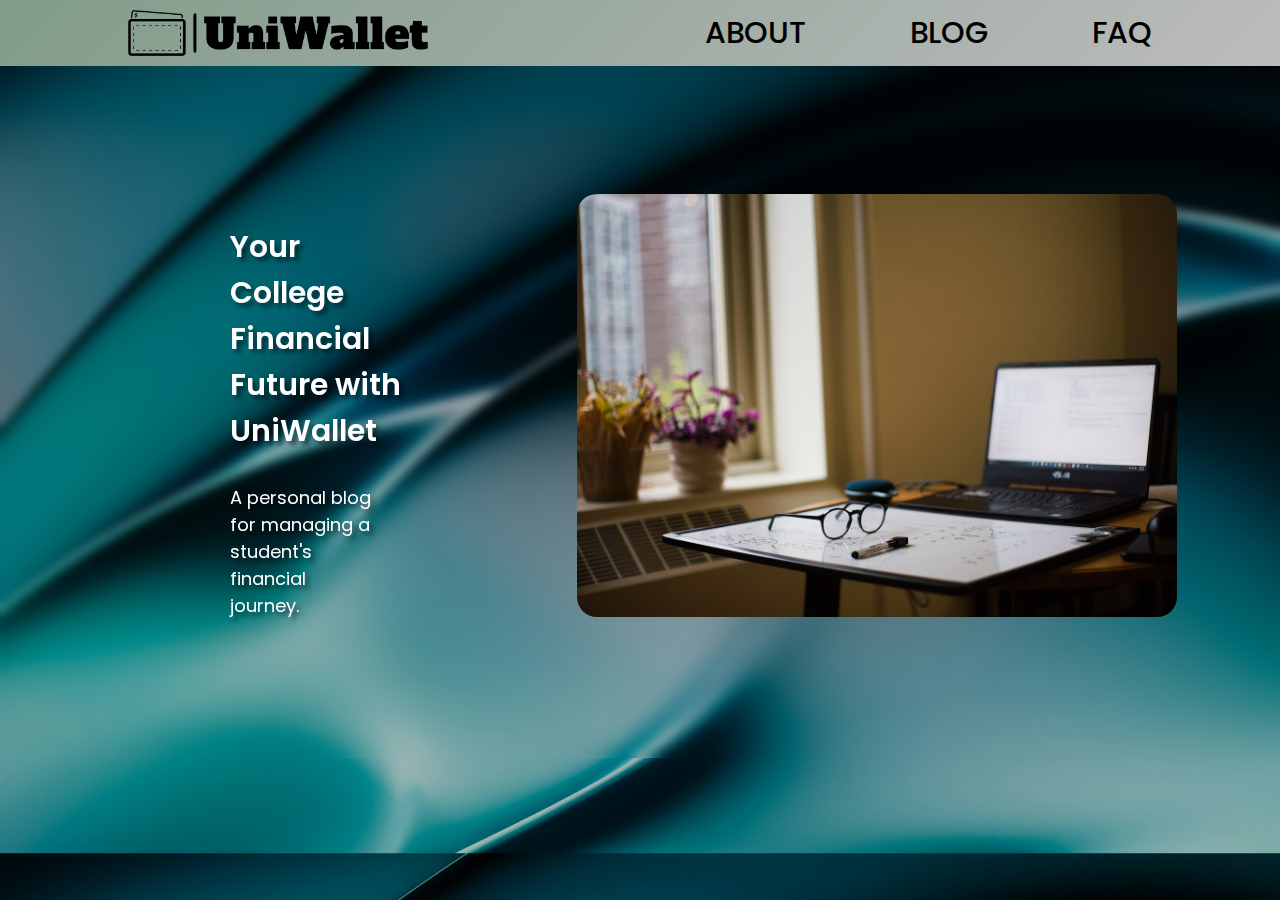
<file: index.html>
<!DOCTYPE html>
<html lang="en">
<head>
    <meta charset="UTF-8">
    <meta name="viewport" content="width=device-width, initial-scale=1.0">
    <link rel="preconnect" href="https://fonts.googleapis.com">
    <link rel="preconnect" href="https://fonts.gstatic.com" crossorigin>
    <link href="https://fonts.googleapis.com/css2?family=Poppins:ital,wght@0,100;0,200;0,300;0,400;0,500;0,600;0,700;0,800;0,900;1,100;1,200;1,300;1,400;1,500;1,600;1,700;1,800;1,900&display=swap" rel="stylesheet">
    <link href="css/style.css" rel="stylesheet">
    <link href="css/landing.css" rel="stylesheet">
</head>
<body>
    <header>
        <div class="navbar">
            <h1 class="logo">
                <a href="index.html">
                    <img src="img/uniwallet-high-resolution-logo-black-transparent-v2.png" alt="Logo">
                </a>
            </h1>
            <nav>
                <ul>
                    <li><a href="html/about.html">About</a></li>
                    <li><a href="html/blog.html">Blog</a></li>
                    <li><a href="html/faq.html">Faq</a></li>
                </ul>
            </nav>
        </div>
    </header>


    <div class="container">
        <div class="content">
            <p class="slogan">Your College Financial Future with UniWallet</p>
            <p class="tagline">A personal blog for managing a student's financial journey.</p>
        </div>
        <div class="graphic">
            <img src="img/landgraph.jpg" alt="Graphic">
        </div>
    </div>


</body>
</html>
</file>
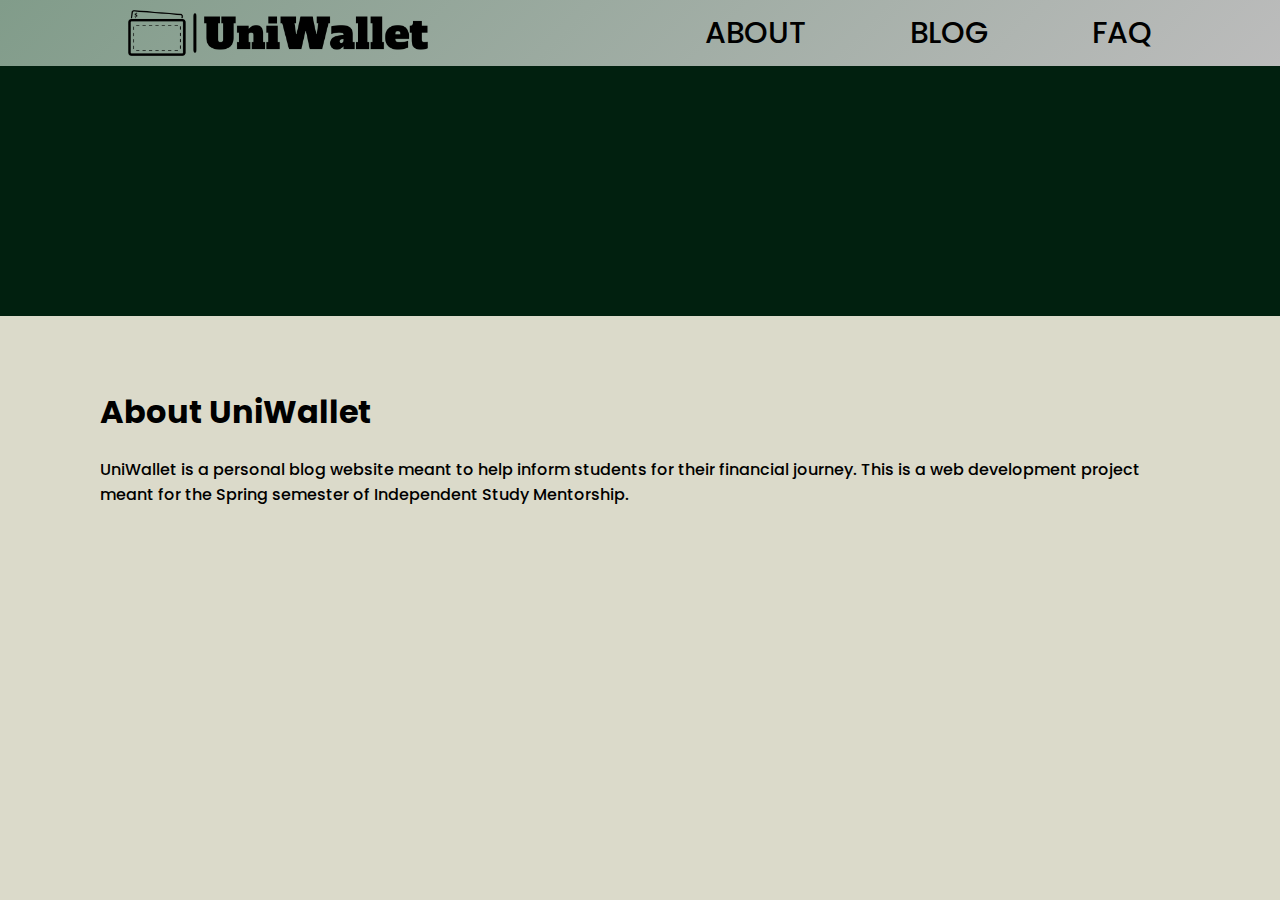
<file: html/about.html>
<!DOCTYPE html>
<html lang="en">
<head>
    <meta charset="UTF-8">
    <meta name="viewport" content="width=device-width, initial-scale=1.0">
    <link rel="preconnect" href="https://fonts.googleapis.com">
    <link rel="preconnect" href="https://fonts.gstatic.com" crossorigin>
    <link href="https://fonts.googleapis.com/css2?family=Poppins:ital,wght@0,100;0,200;0,300;0,400;0,500;0,600;0,700;0,800;0,900;1,100;1,200;1,300;1,400;1,500;1,600;1,700;1,800;1,900&display=swap" rel="stylesheet">
    <link href="../css/style.css" rel="stylesheet">
    <link href="../css/about.css" rel="stylesheet">
</head>
<body>
    <header>
        <div class="navbar">
            <h1 class="logo">
                <a href="../index.html">
                    <img src="../img/uniwallet-high-resolution-logo-black-transparent-v2.png" alt="Logo">
                </a>
            </h1>
            <nav>
                <ul>
                    <li><a href="about.html">About</a></li>
                    <li><a href="blog.html">Blog</a></li>
                    <li><a href="faq.html">Faq</a></li>
                </ul>
            </nav>
        </div>
    </header>

    <div class="content">
        <h1>About UniWallet</h1>
        <p>UniWallet is a personal blog website meant to help inform students for their financial journey. This is a web development project meant for the Spring semester of Independent Study Mentorship.</p>
    </div>





</body>
</html>
</file>
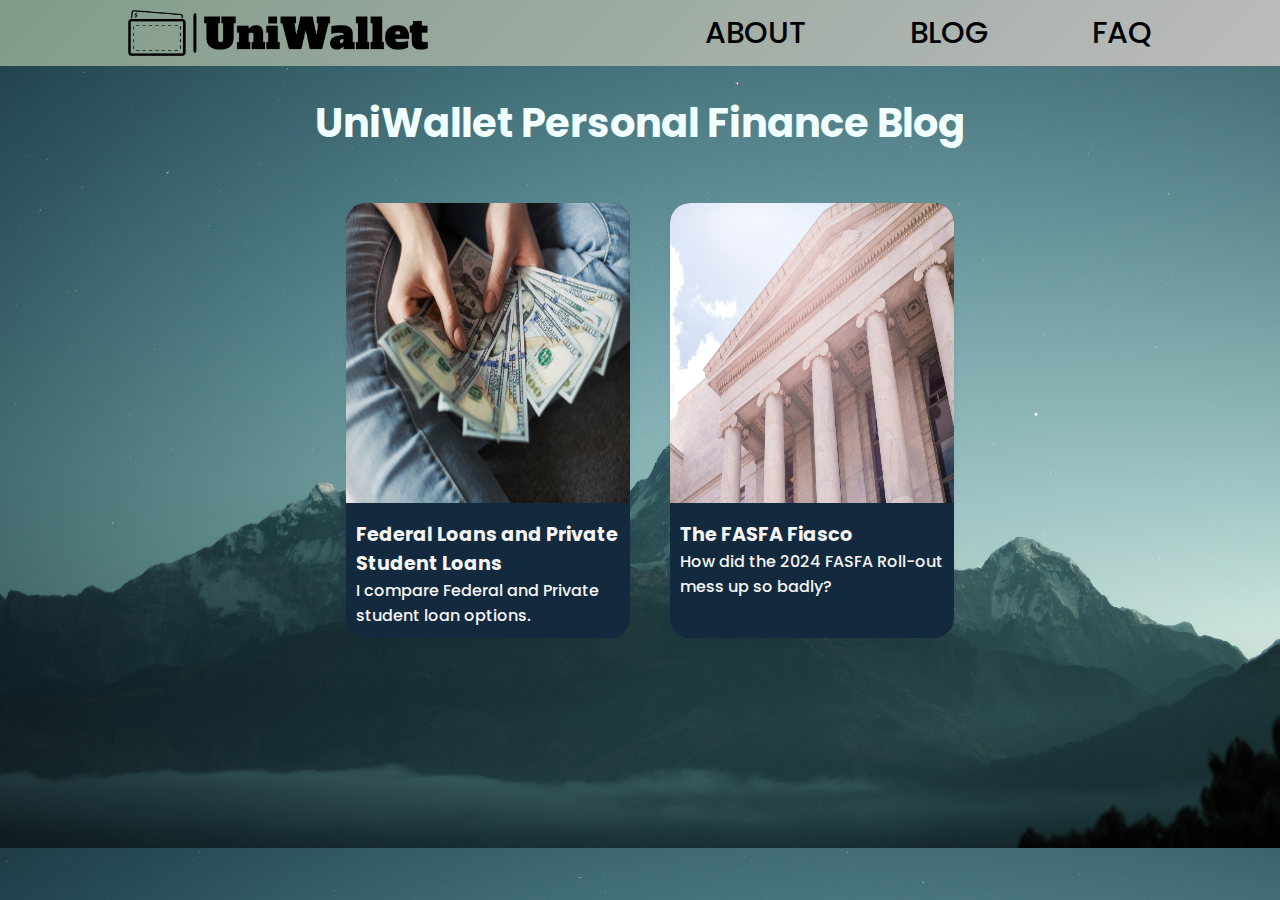
<file: html/blog.html>
<!DOCTYPE html>
<html lang="en">
<head>
    <meta charset="UTF-8">
    <meta name="viewport" content="width=device-width, initial-scale=1.0">
    <link rel="preconnect" href="https://fonts.googleapis.com">
    <link rel="preconnect" href="https://fonts.gstatic.com" crossorigin>
    <link href="https://fonts.googleapis.com/css2?family=Poppins:ital,wght@0,100;0,200;0,300;0,400;0,500;0,600;0,700;0,800;0,900;1,100;1,200;1,300;1,400;1,500;1,600;1,700;1,800;1,900&display=swap" rel="stylesheet">
    <link href="../css/style.css" rel="stylesheet">
    <link href="../css/blog.css" rel="stylesheet">
</head>
<body>
    <header>
        <div class="navbar">
            <h1 class="logo">
                <a href="../index.html">
                    <img src="../img/uniwallet-high-resolution-logo-black-transparent-v2.png" alt="Logo">
                </a>
            </h1>
            <nav>
                <ul>
                    <li><a href="about.html">About</a></li>
                    <li><a href="blog.html">Blog</a></li>
                    <li><a href="faq.html">Faq</a></li>
                </ul>
            </nav>
        </div>
    </header>

    <div class="top">
        <h1>UniWallet Personal Finance Blog</h1>

    </div>

    <div class="blog-grid col-3">
        <div class="blog-unit">
            <a href="blog-pages/federal-loans-and-private-loans.html">
                <img src="../img/alexander-mils-lCPhGxs7pww-unsplash.jpg" alt="Blog Image"/>
                <div class="blog-content">
                    <h2 class="blog-title">Federal Loans and Private Student Loans</h2>
                    <p class="blog-description">I compare Federal and Private student loan options.</p>
                </div>
            </a>
        </div>
        <div class="blog-unit">
            <a href="blog-pages/the-fasfa-fiasco.html">
                <img src="../img/katie-moum-o0kbc907i20-unsplash.jpg" alt="Blog Image"/>
                <div class="blog-content">
                    <h2 class="blog-title">The FASFA Fiasco</h2>
                    <p class="blog-description">How did the 2024 FASFA Roll-out mess up so badly?</p>
                </div>
            </a>
        </div>
    </div>





</body>
</html>
</file>
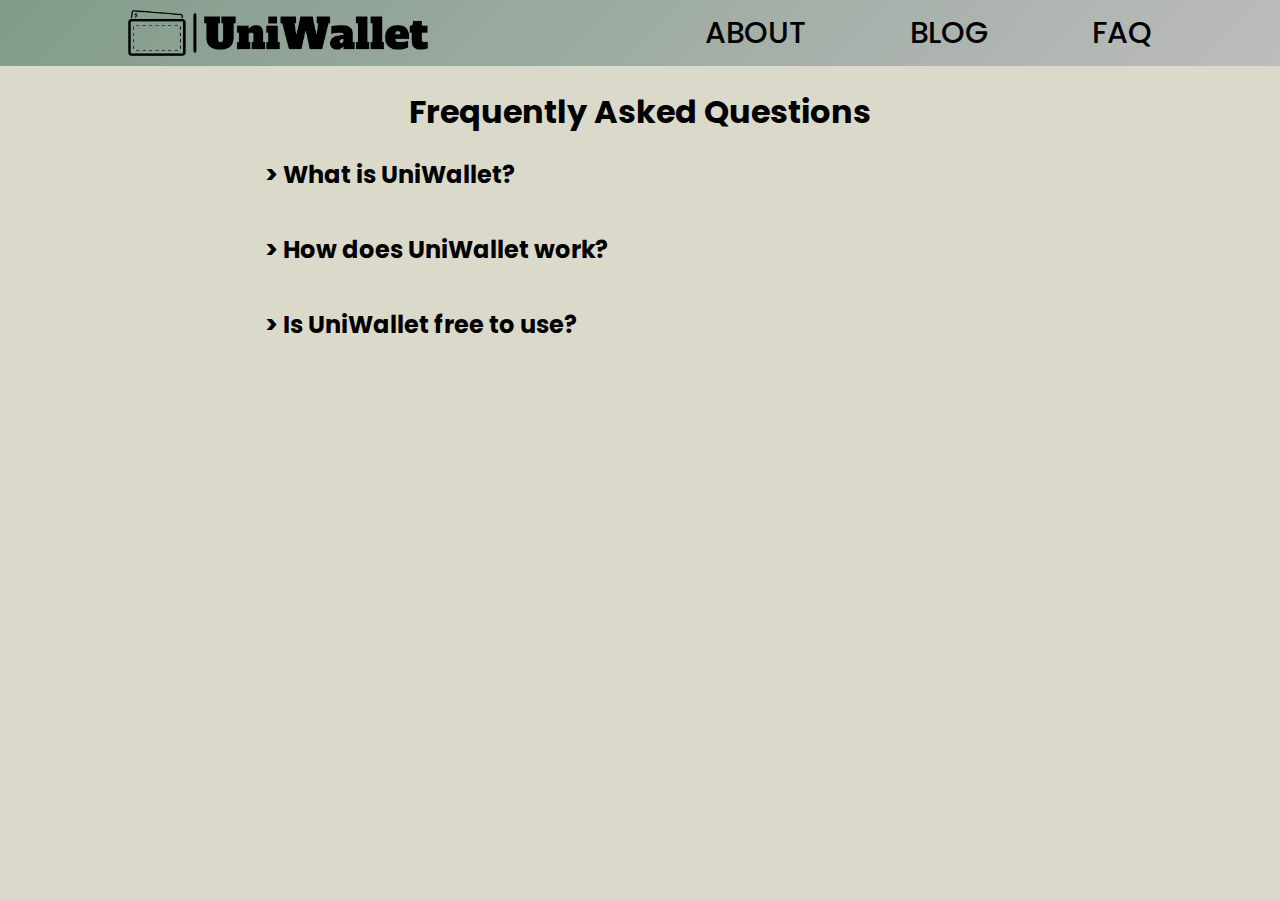
<file: html/faq.html>
<!DOCTYPE html>
<html lang="en">
<head>
    <meta charset="UTF-8">
    <meta name="viewport" content="width=device-width, initial-scale=1.0">
    <link rel="preconnect" href="https://fonts.googleapis.com">
    <link rel="preconnect" href="https://fonts.gstatic.com" crossorigin>
    <link href="https://fonts.googleapis.com/css2?family=Poppins:ital,wght@0,100;0,200;0,300;0,400;0,500;0,600;0,700;0,800;0,900;1,100;1,200;1,300;1,400;1,500;1,600;1,700;1,800;1,900&display=swap" rel="stylesheet">
    <link href="../css/style.css" rel="stylesheet">
    <link href="../css/faq.css" rel="stylesheet">
</head>
<body>
    <header>
        <div class="navbar">
            <h1 class="logo">
                <a href="../index.html">
                    <img src="../img/uniwallet-high-resolution-logo-black-transparent-v2.png" alt="Logo">
                </a>
            </h1>
            <nav>
                <ul>
                    <li><a href="about.html">About</a></li>
                    <li><a href="blog.html">Blog</a></li>
                    <li><a href="faq.html">Faq</a></li>
                </ul>
            </nav>
        </div>
    </header>

    <h1>Frequently Asked Questions</h1>

    <div class="section">
        <div class="faq">
            <div class="question">
                <h2>> What is UniWallet?</h2>
            </div>
            <div class="answer">
                <p>A personal finance blog website meant for college students.</p>
            </div>
        </div>
        <div class="faq">
            <div class="question">
                <h2>> How does UniWallet work?</h2>
            </div>
            <div class="answer">
                <p>UniWallet functions purely through HTML and CSS code.</p>
            </div>
        </div>
        <div class="faq">
            <div class="question">
                <h2>> Is UniWallet free to use?</h2>
            </div>
            <div class="answer">
                <p>UniWallet is a complete free website for students to access for personal finance knowledge.</p>
            </div>
        </div>
    </div>

    


    <script src="../js/faq.js"></script>


</body>
</html>
</file>
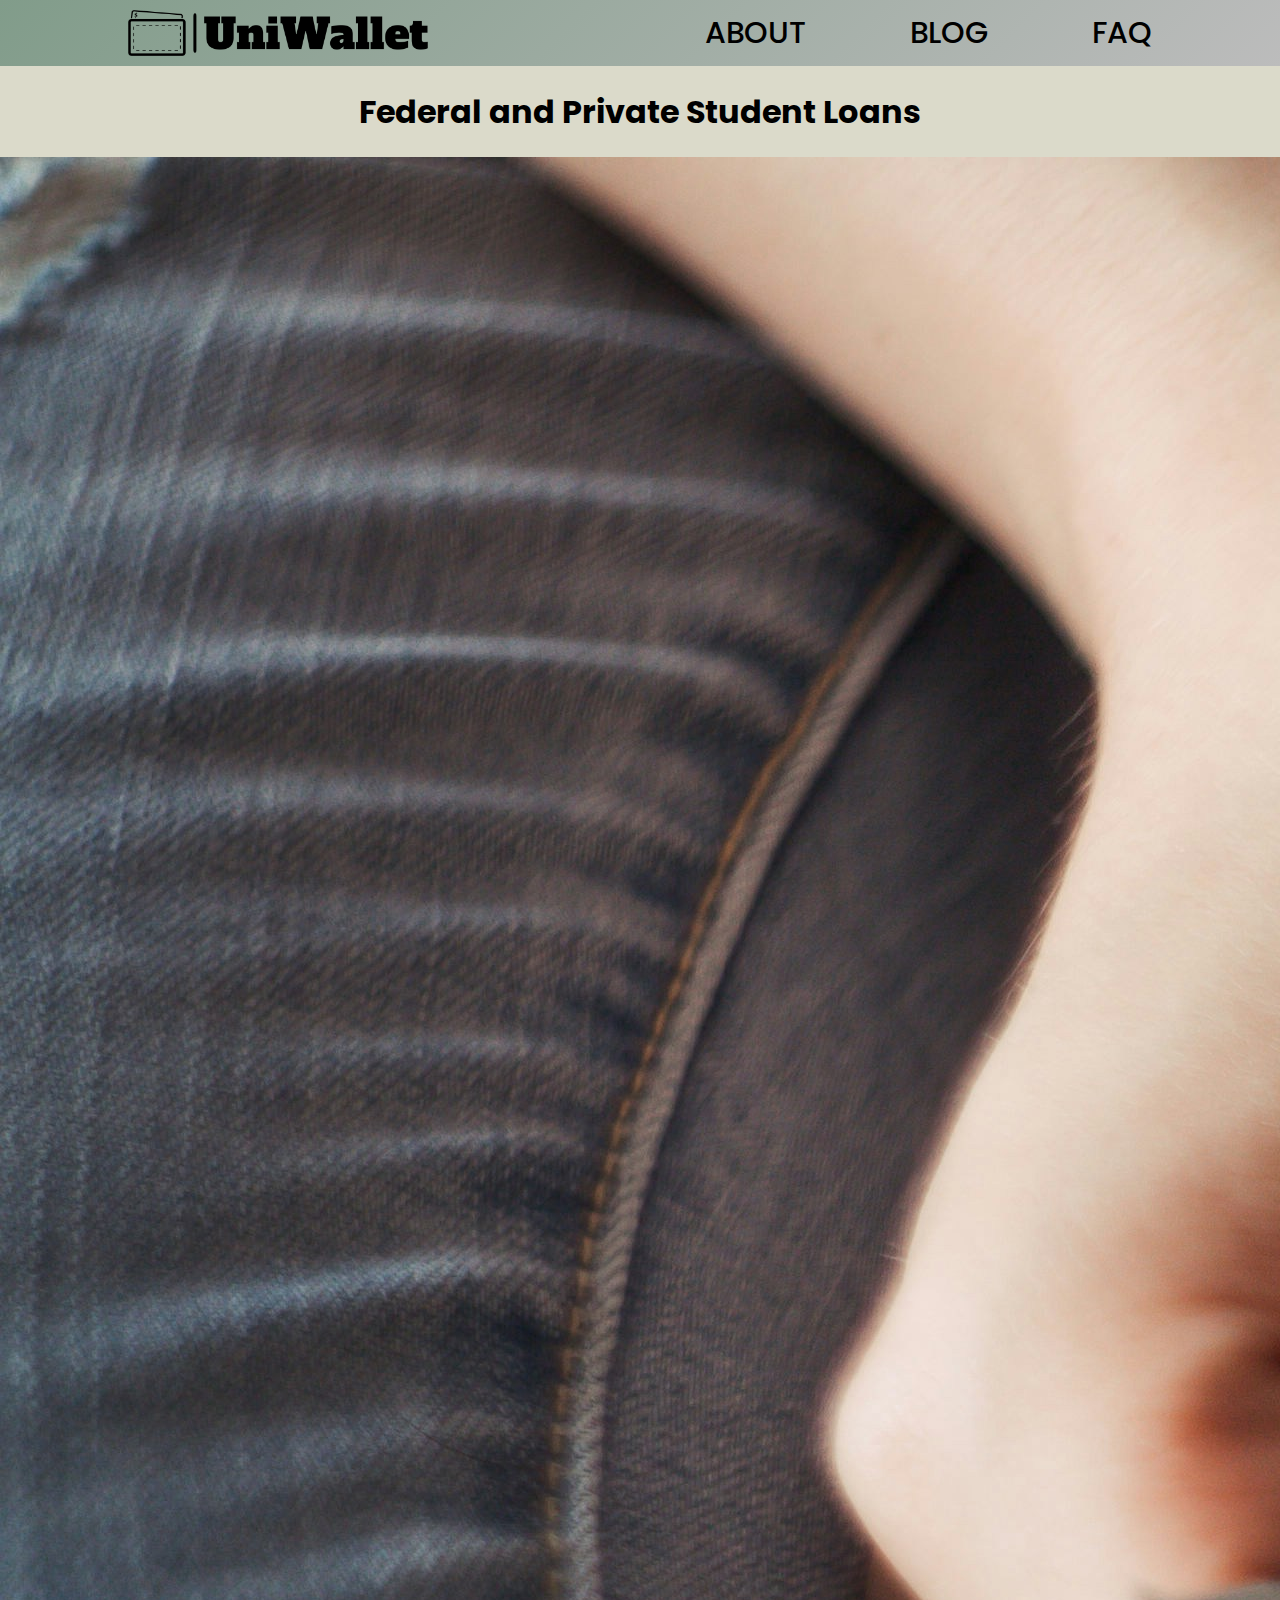
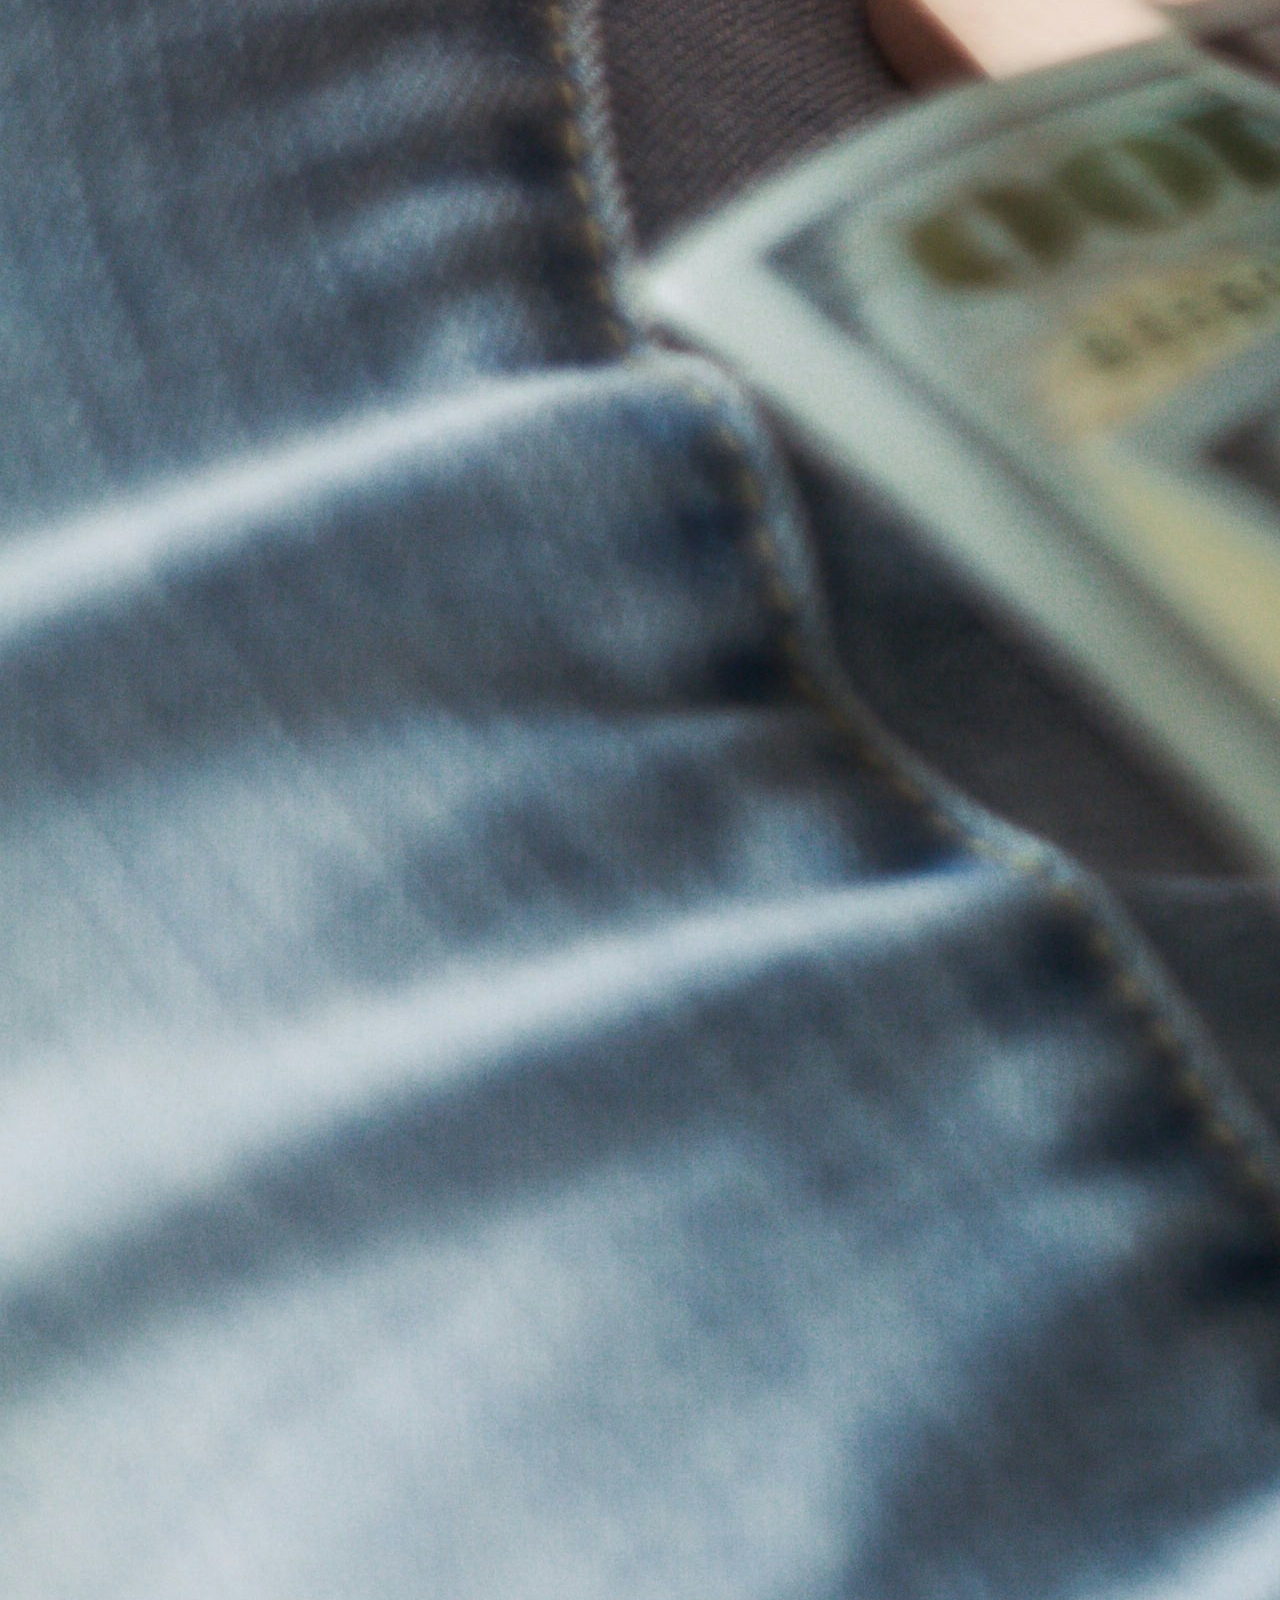
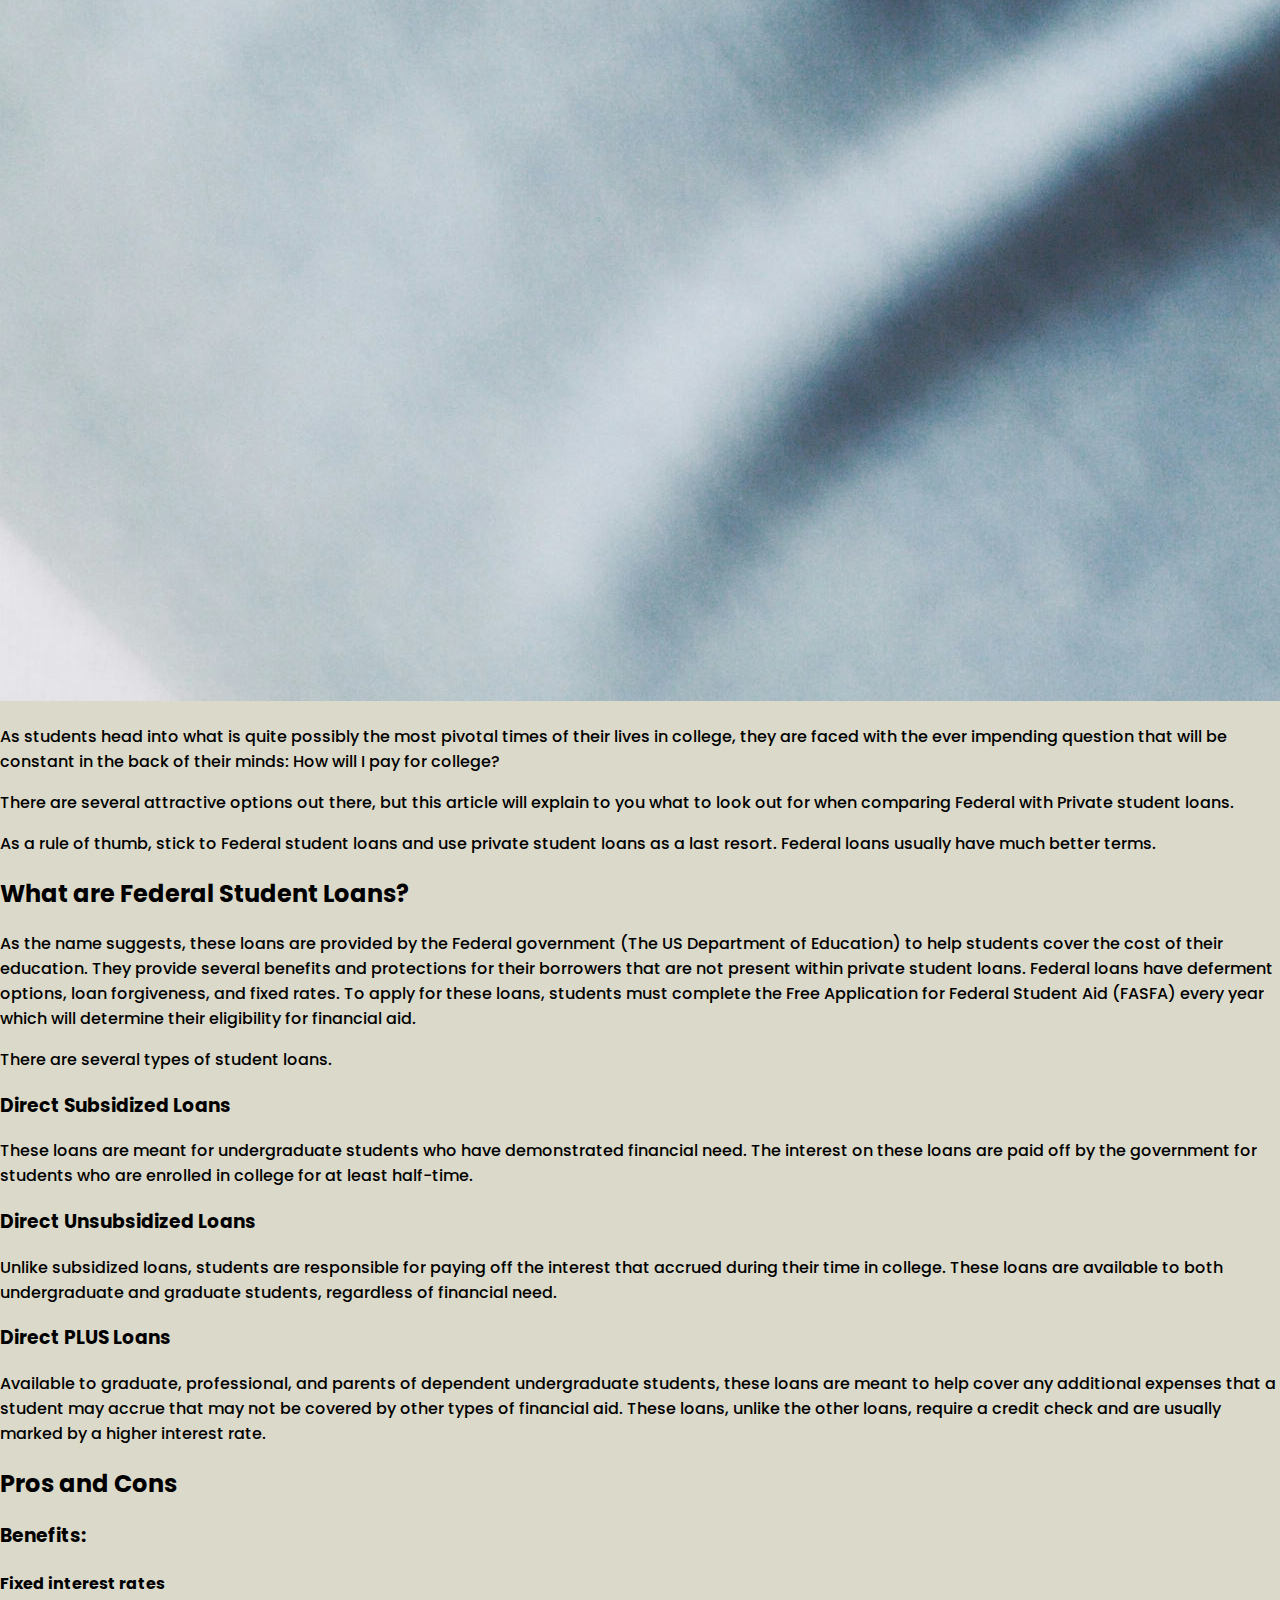
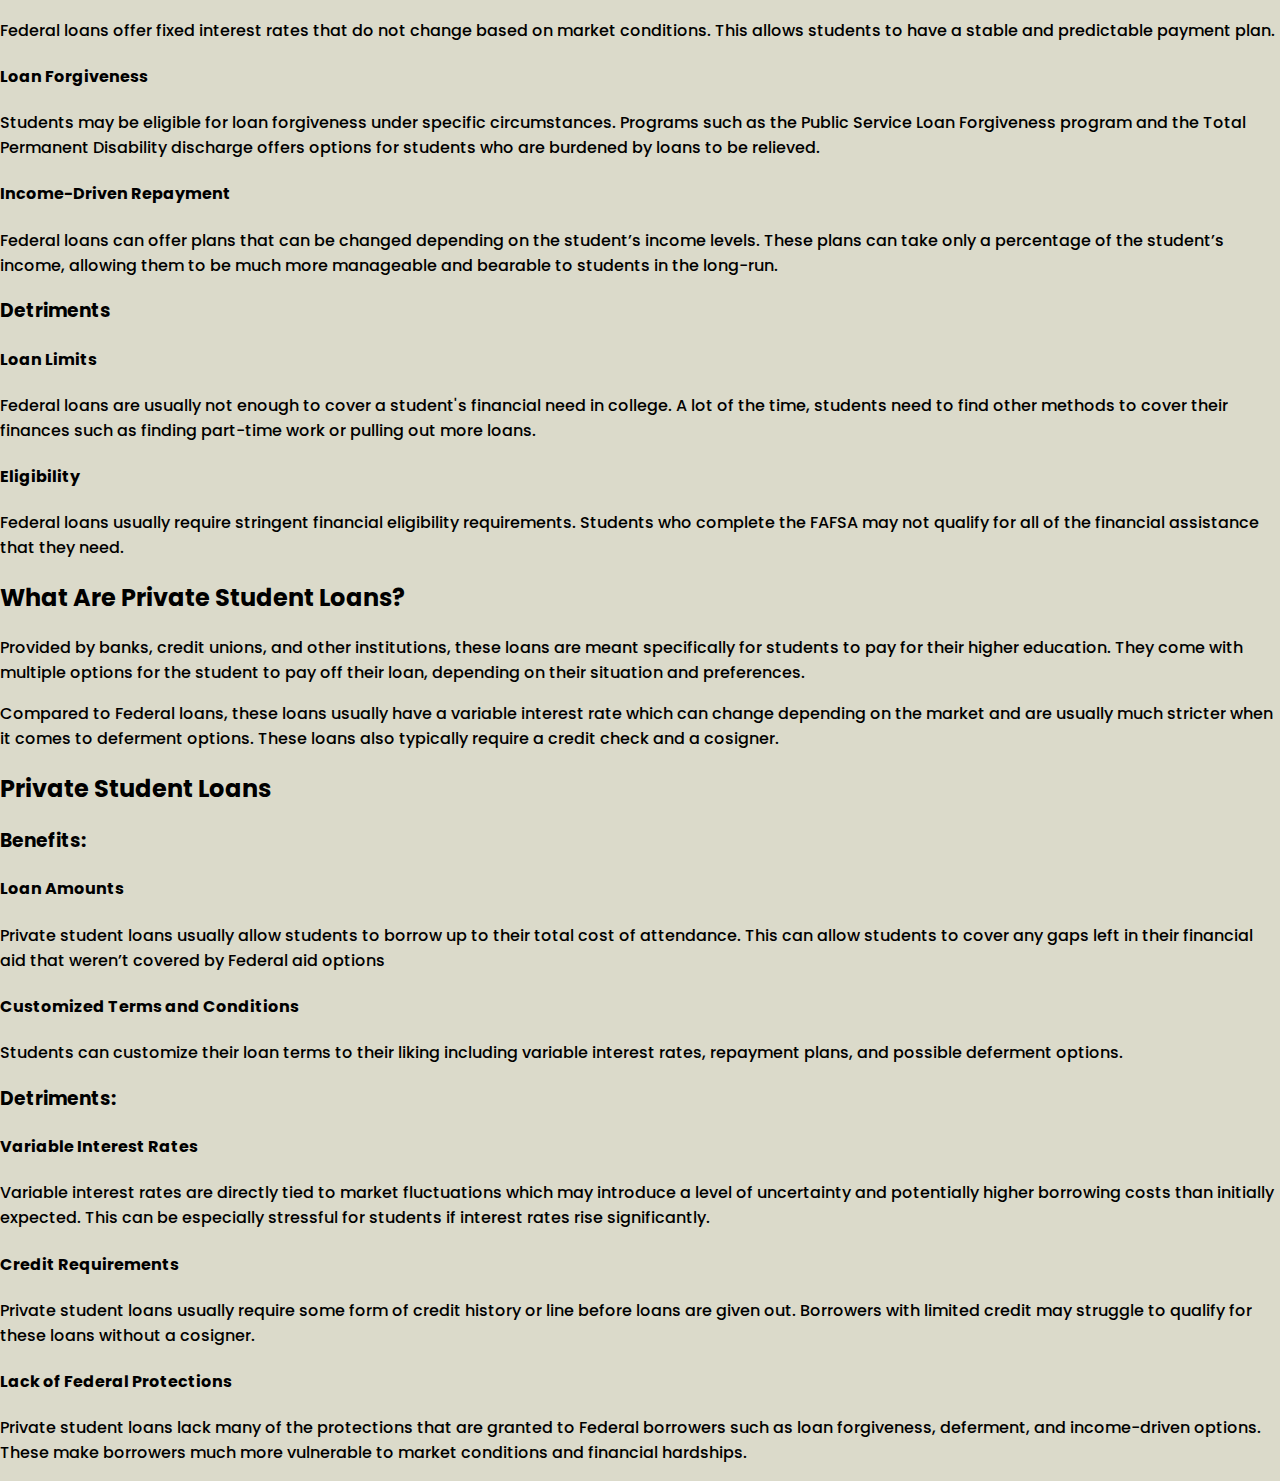
<file: html/blog-pages/federal-loans-and-private-loans.html>
<!DOCTYPE html>
<html lang="en">
<head>
    <meta charset="UTF-8">
    <meta name="viewport" content="width=device-width, initial-scale=1.0">
    <link rel="preconnect" href="https://fonts.googleapis.com">
    <link rel="preconnect" href="https://fonts.gstatic.com" crossorigin>
    <link href="https://fonts.googleapis.com/css2?family=Poppins:ital,wght@0,100;0,200;0,300;0,400;0,500;0,600;0,700;0,800;0,900;1,100;1,200;1,300;1,400;1,500;1,600;1,700;1,800;1,900&display=swap" rel="stylesheet">
    <link href="../../css/style.css" rel="stylesheet">
    <link href="federal-loans-and-private-loans.css" rel="stylesheet">
</head>
<body>
    <header>
        <div class="navbar">
            <h1 class="logo">
                <a href="../index.html">
                    <img src="../../img/uniwallet-high-resolution-logo-black-transparent-v2.png" alt="Logo">
                </a>
            </h1>
            <nav>
                <ul>
                    <li><a href="../about.html">About</a></li>
                    <li><a href="../blog.html">Blog</a></li>
                    <li><a href="../faq.html">Faq</a></li>
                </ul>
            </nav>
        </div>
    </header>

    <div class="content">
        <h1>Federal and Private Student Loans</h1>
        <img src="../../img/alexander-mils-lCPhGxs7pww-unsplash.jpg" alt="Article Photo">
        <p>As students head into what is quite possibly the most pivotal times of their lives in college, they are faced with the ever impending question that will be constant in the back of their minds: How will I pay for college?</p>
        <p>There are several attractive options out there, but this article will explain to you what to look out for when comparing Federal with Private student loans.</p>
        <p>As a rule of thumb, stick to Federal student loans and use private student loans as a last resort. Federal loans usually have much better terms.</p>
        <h2>What are Federal Student Loans?</h2>
        <p>As the name suggests, these loans are provided by the Federal government (The US Department of Education) to help students cover the cost of their education. They provide several benefits and protections for their borrowers that are not present within private student loans. Federal loans have deferment options, loan forgiveness, and fixed rates. To apply for these loans, students must complete the Free Application for Federal Student Aid (FASFA) every year which will determine their eligibility for financial aid.</p>
        <p>There are several types of student loans.</p>
        <h3>Direct Subsidized Loans</h3>
        <p>These loans are meant for undergraduate students who have demonstrated financial need. The interest on these loans are paid off by the government for students who are enrolled in college for at least half-time.</p>
        <h3>Direct Unsubsidized Loans</h3>
        <p>Unlike subsidized loans, students are responsible for paying off the interest that accrued during their time in college. These loans are available to both undergraduate and graduate students, regardless of financial need.</p>
        <h3>Direct PLUS Loans</h3>
        <p>Available to graduate, professional, and parents of dependent undergraduate students, these loans are meant to help cover any additional expenses that a student may accrue that may not be covered by other types of financial aid. These loans, unlike the other loans, require a credit check and are usually marked by a higher interest rate.</p>
        <h2>Pros and Cons</h2>
        <h3>Benefits:</h3>
        <h4>Fixed interest rates</h4>
        <p>Federal loans offer fixed interest rates that do not change based on market conditions. This allows students to have a stable and predictable payment plan.</p>
        <h4>Loan Forgiveness</h4>
        <p>Students may be eligible for loan forgiveness under specific circumstances. Programs such as the Public Service Loan Forgiveness program and the Total Permanent Disability discharge offers options for students who are burdened by loans to be relieved.</p>
        <h4>Income-Driven Repayment</h4>
        <p>Federal loans can offer plans that can be changed depending on the student’s income levels. These plans can take only a percentage of the student’s income, allowing them to be much more manageable and bearable to students in the long-run.</p>
        <h3>Detriments</h3>
        <h4>Loan Limits</h4>
        <p>Federal loans are usually not enough to cover a student's financial need in college. A lot of the time, students need to find other methods to cover their finances such as finding part-time work or pulling out more loans.</p>
        <h4>Eligibility</h4>
        <p>Federal loans usually require stringent financial eligibility requirements. Students who complete the FAFSA may not qualify for all of the financial assistance that they need.</p>
        <h2>What Are Private Student Loans?</h2>
        <p>Provided by banks, credit unions, and other institutions, these loans are meant specifically for students to pay for their higher education. They come with multiple options for the student to pay off their loan, depending on their situation and preferences.</p>
        <p>Compared to Federal loans, these loans usually have a variable interest rate which can change depending on the market and are usually much stricter when it comes to deferment options. These loans also typically require a credit check and a cosigner.</p>
        <h2>Private Student Loans</h2>
        <h3>Benefits:</h3>
        <h4>Loan Amounts</h4>
        <p>Private student loans usually allow students to borrow up to their total cost of attendance. This can allow students to cover any gaps left in their financial aid that weren’t covered by Federal aid options</p>
        <h4>Customized Terms and Conditions</h4>
        <p>Students can customize their loan terms to their liking including variable interest rates, repayment plans, and possible deferment options.</p>
        <h3>Detriments:</h3>
        <h4>Variable Interest Rates</h4>
        <p>Variable interest rates are directly tied to market fluctuations which may introduce a level of uncertainty and potentially higher borrowing costs than initially expected. This can be especially stressful for students if interest rates rise significantly.</p>
        <h4>Credit Requirements</h4>
        <p>Private student loans usually require some form of credit history or line before loans are given out. Borrowers with limited credit may struggle to qualify for these loans without a cosigner.</p>
        <h4>Lack of Federal Protections</h4>
        <p>Private student loans lack many of the protections that are granted to Federal borrowers such as loan forgiveness, deferment, and income-driven options. These make borrowers much more vulnerable to market conditions and financial hardships.</p>
    </div>




    



</body>
</html>
</file>
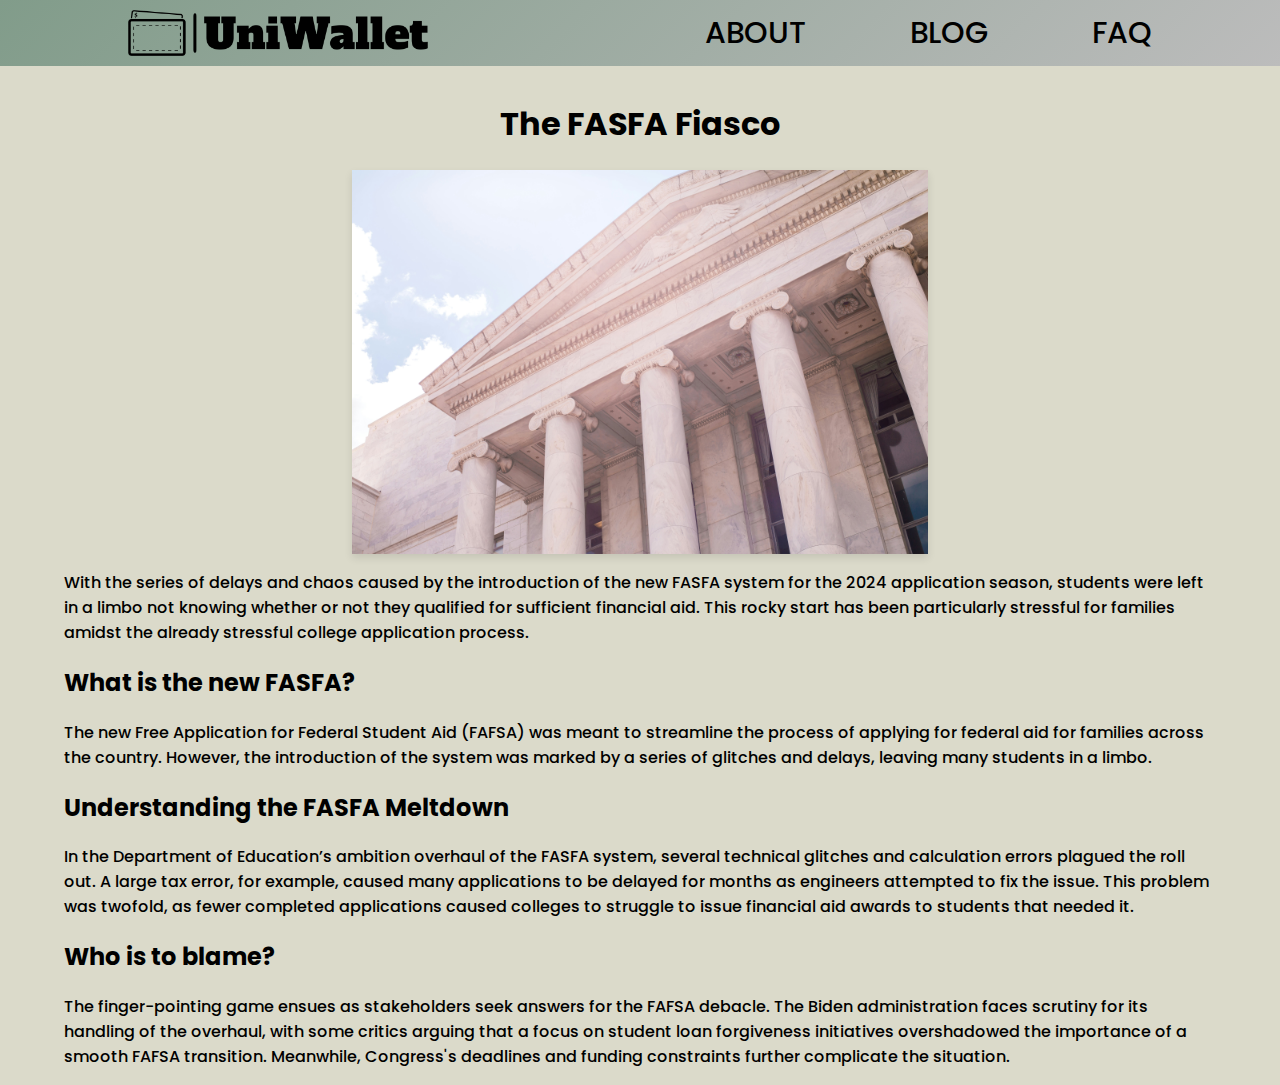
<file: html/blog-pages/the-fasfa-fiasco.html>
<!DOCTYPE html>
<html lang="en">
<head>
    <meta charset="UTF-8">
    <meta name="viewport" content="width=device-width, initial-scale=1.0">
    <link rel="preconnect" href="https://fonts.googleapis.com">
    <link rel="preconnect" href="https://fonts.gstatic.com" crossorigin>
    <link href="https://fonts.googleapis.com/css2?family=Poppins:ital,wght@0,100;0,200;0,300;0,400;0,500;0,600;0,700;0,800;0,900;1,100;1,200;1,300;1,400;1,500;1,600;1,700;1,800;1,900&display=swap" rel="stylesheet">
    <link href="../../css/style.css" rel="stylesheet">
    <link href="the-fasfa-fiasco.css" rel="stylesheet">
</head>
<body>
    <header>
        <div class="navbar">
            <h1 class="logo">
                <a href="../index.html">
                    <img src="../../img/uniwallet-high-resolution-logo-black-transparent-v2.png" alt="Logo">
                </a>
            </h1>
            <nav>
                <ul>
                    <li><a href="../about.html">About</a></li>
                    <li><a href="../blog.html">Blog</a></li>
                    <li><a href="../faq.html">Faq</a></li>
                </ul>
            </nav>
        </div>
    </header>

    <div class="content">
        <h1>The FASFA Fiasco</h1>
        <img src="../../img/katie-moum-o0kbc907i20-unsplash.jpg" alt="Article Photo">
        <p>With the series of delays and chaos caused by the introduction of the new FASFA system for the 2024 application season, students were left in a limbo not knowing whether or not they qualified for sufficient financial aid. This rocky start has been particularly stressful for families amidst the already stressful college application process.</p>
        <h2>What is the new FASFA?</h2>
        <p>The new Free Application for Federal Student Aid (FAFSA) was meant to streamline the process of applying for federal aid for families across the country. However, the introduction of the system was marked by a series of glitches and delays, leaving many students in a limbo.</p>
        <h2>Understanding the FASFA Meltdown</h2>
        <p>In the Department of Education’s ambition overhaul of the FASFA system, several technical glitches and calculation errors plagued the roll out. A large tax error, for example, caused many applications to be delayed for months as engineers attempted to fix the issue. This problem was twofold, as fewer completed applications caused colleges to struggle to issue financial aid awards to students that needed it.</p>
        <h2>Who is to blame?</h2>
        <p>The finger-pointing game ensues as stakeholders seek answers for the FAFSA debacle. The Biden administration faces scrutiny for its handling of the overhaul, with some critics arguing that a focus on student loan forgiveness initiatives overshadowed the importance of a smooth FAFSA transition. Meanwhile, Congress's deadlines and funding constraints further complicate the situation.</p>
    </div>




    



</body>
</html>
</file>
<file: css/style.css>
body {
    margin:0;
	background: #ffffff;
    font-family: 'Poppins', sans-serif;
	font-weight: 500;
    background: linear-gradient(135deg, #DBDACA 0%, #DBDACA 100%);
}


.navbar {
	width: 80%;
	margin: 0 auto;
}
header {
    background: linear-gradient(135deg, #819C8A 0%, rgb(188, 188, 188) 100%);
}
header h1 {
    margin: 0;
}
header::after {
    content: '';
    display: table;
    clear: both;
}
.logo img {
    max-width: 300px;
    height: auto; 
    float: left;
    padding: 10px 0;
}
nav {
    float: right;
}
nav ul {
    margin: 0;
    padding: 0;
    list-style: none;
}

nav li {
    display: inline-block;
    margin-left: 100px;
    padding-top: 10px;
    position: relative;
}
nav a {
    color: #000000;
    text-decoration: none;
    text-transform: uppercase;
    font-size: 30px;
}
nav a:hover {
    color: #000000;
}
nav a::before {
  content: '';
  display: block;
  height: 5px;
  background-color: #000000;

  position: absolute;
  top: 0;
  width: 0%;

  transition: all ease-in-out 250ms;
}
nav a:hover::before {
  width: 100%;
}
/* END OF HEADER */
</file>
<file: css/landing.css>
body {
    background-image: url(../img/pawel-czerwinski-ERcQ81KaX9g-unsplash.jpg);
    background-size: cover;
}

.container {
    display: flex;
    padding-top: 10%;
    padding-left: 10%;
    padding-right: 10%;
    backdrop-filter: blur(5px);
}

.graphic img {
    max-width: 800px;
    height: 75%; 
    float: right;
    border-radius: 20px;
}

.content {
    padding-left: 10%;
    text-align: left;
    color: white;
    text-shadow: 4px 4px 4px rgba(0, 0, 0, 0.5);
}

.content button {
    font-size: 30px;
    font-weight: 600;
}

.slogan {
    font-size: 30px;
    font-weight: 600;
    width: 125%;
}

.tagline {
    font-size: 18px;
    font-weight: 400;
}
</file>
<file: css/about.css>
.content {
    padding-top: 200px;
    height: 50px;
    background-color: #01200F;
}

.content h1 {
    padding-top: 100px;
}

.content h1, p {
    padding-left: 100px;
    padding-right: 100px;
}
</file>
<file: css/blog.css>
.top {
    text-align: center;
    width: fit-content;
    margin-left: auto; 
    margin-right: auto; 
    font-size: 20px;
    color: azure;
}

body {
    background-image: url(../img/daniel-leone-g30P1zcOzXo-unsplash.jpg);
    background-size: cover;
}

.blog-grid.col-3 {
    display: flex;
    flex-wrap: wrap;
    justify-content: center;
    margin-top: 50px;
}

.blog-unit {
    position: relative;
    margin-left: auto; 
    margin-right: auto; 
    margin: 0 10px 2em;
    display: inline-block;
    margin-bottom: 2em;
    border-radius: 20px;
    box-shadow: 0 4px 8px 0 rgba(9, 32, 76, .035);
    background-color: #13293D;
}

.blog-unit a:link, .blog-unit a:visited, .blog-unit a:hover, .blog-unit a:active { 
    text-decoration: none; 
} 



.blog-unit img {
    width: 100%;
    max-width: 100%;
    height: 300px;
    margin: auto;
    border-radius: 20px 20px 0px 0px;
}

.blog-content {
    position: relative;
    bottom: 0;
    left: 0;
    width: 100%;
    padding: 10px;
}


.blog-title {
    margin: 0;
    font-size: 1.2em;
    font-weight: bold;
    color: whitesmoke;
    text-decoration: none;
}

.blog-description {
    margin: 0;
    font-size: 1em;
    color: whitesmoke;
}

@media screen and (min-width: 700px) {
	.col-3 .blog-unit {
		width: calc(30% - 100px);
	}

	.blog-unit{
		margin: 0 20px 2em; 
	}
  
  }
.col-3 .blog-unit:last-child{
	margin-right: 0;
}
</file>
<file: css/faq.css>
.content {
    font-size: 25px;
    margin-top: 5%;
    margin-left: auto;
    margin-right: auto;
    margin-bottom: 10%;
    width: fit-content;
    color: #000000;
}

h1 {
    text-align: center;
}

.section {
    max-width: fit-content;
    margin-left: auto;
    margin-right: auto;
}

.faq {
    cursor: pointer;
    text-align: left;
}

.faq.active .answer {
    max-height: 300px;
}

.answer {
    max-height: 0px;
    overflow: hidden;
    transition: max-height 500ms ease;
}
</file>
<file: html/blog-pages/federal-loans-and-private-loans.css>
.top img {
    max-width: 20%;
    display: block;
    margin: 0 auto;
    border-radius: 10px;
    box-shadow: 0 4px 8px rgba(0, 0, 0, 0.1);
    margin-top: 1%;
}

.bottom {
    padding-top: 1%;
    padding-left: 5%;
    padding-right: 5%;
}

h1 {
    text-align: center;
}
</file>
<file: html/blog-pages/the-fasfa-fiasco.css>
.content {
    padding-top: 1%;
    padding-left: 5%;
    padding-right: 5%;
}

.content img{
    max-width: 50%;
    display: block;
    margin: 0 auto;
    box-shadow: 0 4px 8px rgba(0, 0, 0, 0.1);
    margin-top: 1%;
}

h1 {
    text-align: center;
}
</file>
